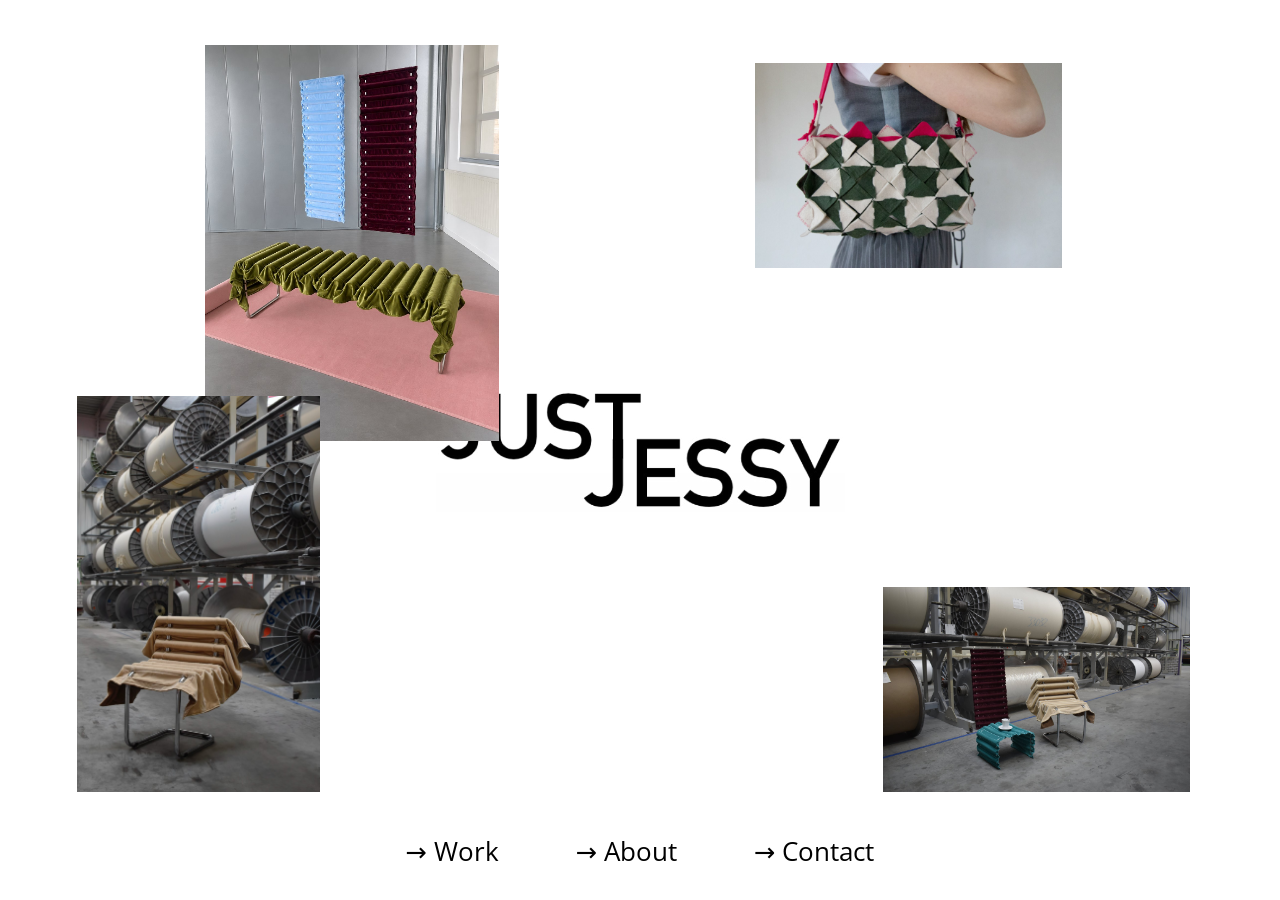
<file: justjessy-website/index.html>
<!DOCTYPE html>
<html lang="nl">
<head>
<meta charset="utf-8">
<meta name="viewport" content="width=device-width, initial-scale=1">
<title>Home | Just Jessy Design</title>
<link rel="preconnect" href="https://fonts.googleapis.com">
<link rel="stylesheet" href="https://fonts.googleapis.com/css2?family=Open+Sans:wght@400;600&display=swap">
<link rel="stylesheet" href="css/style.css">
</head>
<body class="home">
<svg id="snake" aria-hidden="true"><path d="" /></svg>
<a href="work.html" class="slot s1"><img alt="Werk van Jessy"></a>
<a href="work.html" class="slot s2"><img alt="Werk van Jessy"></a>
<a href="work.html" class="slot s3"><img alt="Werk van Jessy"></a>
<a href="work.html" class="slot s4"><img alt="Werk van Jessy"></a>
<img class="home-logo" src="img/logo.png" alt="Just Jessy Design">
<nav class="home-nav"><a href="work.html">&rarr; Work</a><a href="about.html">&rarr; About</a><a href="contact.html">&rarr; Contact</a></nav>
<script src="js/script.js"></script>
</body>
</html>
</file>
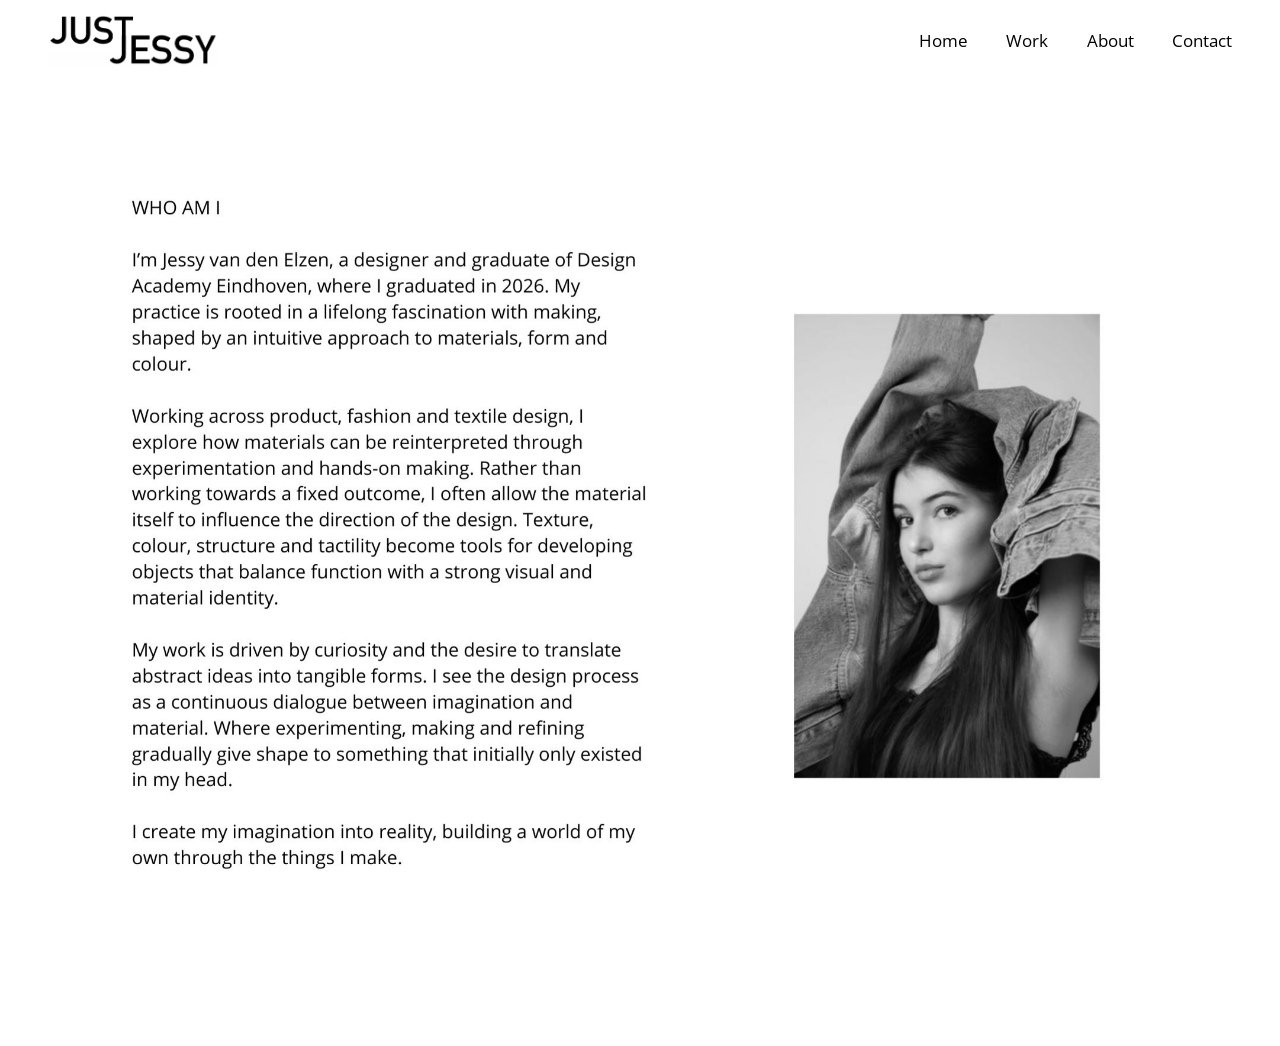
<file: justjessy-website/about.html>
<!DOCTYPE html>
<html lang="nl">
<head>
<meta charset="utf-8">
<meta name="viewport" content="width=device-width, initial-scale=1">
<title>About | Just Jessy Design</title>
<link rel="preconnect" href="https://fonts.googleapis.com">
<link rel="stylesheet" href="https://fonts.googleapis.com/css2?family=Open+Sans:wght@400;600&display=swap">
<link rel="stylesheet" href="css/style.css">
</head>
<body class="page">
<header class="bar">
  <a href="index.html" class="bar-logo"><img src="img/logo.png" alt="Just Jessy Design"></a>
  <nav><a href="index.html">Home</a><a href="work.html">Work</a><a href="about.html">About</a><a href="contact.html">Contact</a></nav>
</header>
<main>
<section class="stack about">
  <img class="fade" src="img/aboutme.jpg" alt="Who am I, Jessy van den Elzen">
</section>
</main>
<script src="js/script.js"></script>
</body>
</html>
</file>
<file: justjessy-website/css/style.css>
@font-face{font-family:"Chunko";src:url("../fonts/Chunko-Bold.woff2") format("woff2"),url("../fonts/Chunko-Bold.otf") format("opentype"),url("../fonts/Chunko-Bold.ttf") format("truetype");font-weight:700;font-display:swap}
:root{--ink:#000;--paper:#fff;--pink:#f08cb0}
*{box-sizing:border-box;margin:0}
body{font-family:"Open Sans",system-ui,sans-serif;color:var(--ink);background:var(--paper)}
a{color:inherit;text-decoration:none}
a:focus-visible{outline:2px solid var(--pink);outline-offset:4px}
img{display:block}
.title{font-family:"Chunko","Arial Black",Impact,sans-serif;font-weight:700;font-size:clamp(3.5rem,13vw,11rem);line-height:1;letter-spacing:.01em}

/* homepagina */
body.home{height:100vh;height:100dvh;overflow:hidden;position:relative}
.slot{position:absolute;display:block;z-index:1}
.slot img{max-width:24vw;max-height:44vh;width:auto;height:auto;transition:transform .5s ease,opacity 1.4s ease}
.slot:hover img{transform:scale(1.03)}
.s1{top:5vh;left:16vw}
.s2{top:7vh;right:17vw}
.s3{bottom:12vh;left:6vw}
.s3 img{max-width:27vw}
.s4{bottom:12vh;right:7vw}
.home-logo{position:absolute;top:50%;left:50%;width:min(32vw,460px);transform:translate(-50%,-50%);z-index:0}
.home-nav{position:absolute;bottom:3.5vh;left:0;right:0;display:flex;justify-content:center;gap:clamp(1.5rem,6vw,6rem);font-size:clamp(1.1rem,2vw,1.9rem);z-index:2}
.home-nav a:hover{color:var(--pink)}
#snake{position:fixed;inset:0;width:100%;height:100%;pointer-events:none;z-index:3;overflow:visible}
#snake path{fill:none;stroke:var(--pink);stroke-width:5;stroke-linecap:round;stroke-linejoin:round}

/* balk en pagina's */
.bar{position:sticky;top:0;z-index:10;display:flex;align-items:center;justify-content:space-between;gap:1rem;padding:.9rem clamp(1rem,4vw,3rem);background:rgba(255,255,255,.94);backdrop-filter:blur(6px)}
.bar-logo img{height:clamp(34px,5vw,52px);width:auto}
.bar nav{display:flex;gap:clamp(1rem,3vw,2.5rem);font-size:1.05rem}
.bar nav a:hover{color:var(--pink)}
main{padding:0 clamp(1rem,4vw,3rem) 6rem}
.hero{min-height:62vh;display:flex;align-items:flex-end;padding-bottom:3vh}
.stack{max-width:1300px;margin:0 auto;display:flex;flex-direction:column;gap:2vh}
.stack img{width:100%;height:auto}
.video{aspect-ratio:16/9;width:100%;margin-top:-4vh}
.video iframe{width:100%;height:100%;border:0}
.project{padding:8vh clamp(1rem,7%,6rem) 2vh;max-width:900px}
.project h2{font-weight:700;font-size:clamp(2.6rem,8vw,5.5rem);line-height:1;margin-bottom:1.6rem}
.project p+p{margin-top:1.2rem}
.project p{font-size:clamp(1rem,1.5vw,1.2rem);line-height:1.7}
.gallery{display:grid;grid-template-columns:1fr 1fr;gap:2vh clamp(.6rem,2vw,1.5rem)}
.gallery img:first-child{grid-column:1/-1}
.fade{opacity:0;will-change:opacity}
.about{padding-top:2rem}
.contact{padding-top:12vh}
.contact .title{margin-bottom:6vh}
.contact p{font-size:clamp(1.3rem,3vw,2.2rem);margin-bottom:1.2rem}
.contact a{border-bottom:2px solid var(--pink)}
.contact a:hover{color:var(--pink)}

/* mobiel en staand scherm: vaste indeling zodat foto's nooit over het logo gaan */
@media (max-width:900px),(orientation:portrait){
 body.home{display:grid;grid-template-columns:1fr 1fr;grid-template-rows:1fr auto 1fr auto;gap:2dvh 3vw;padding:4dvh 4vw 3dvh}
 .slot{position:static;display:flex;align-self:center;min-height:0}
 .s1,.s3{justify-self:start;justify-content:flex-start}
 .s2,.s4{justify-self:end;justify-content:flex-end}
 .s1{grid-area:1/1}.s2{grid-area:1/2}.s3{grid-area:3/1}.s4{grid-area:3/2}
 .slot img,.s3 img{max-width:44vw;max-height:calc((100dvh - 17vw - 18dvh) / 2)}
 .home-logo{position:static;transform:none;grid-area:2/1/3/3;justify-self:center;width:56vw;max-width:420px}
 .home-nav{position:static;grid-area:4/1/5/3;gap:1.4rem;font-size:1.05rem}
 .bar nav{gap:.8rem;font-size:.9rem}
}
@media (prefers-reduced-motion:reduce){.slot img{transition:none}}
</file>
